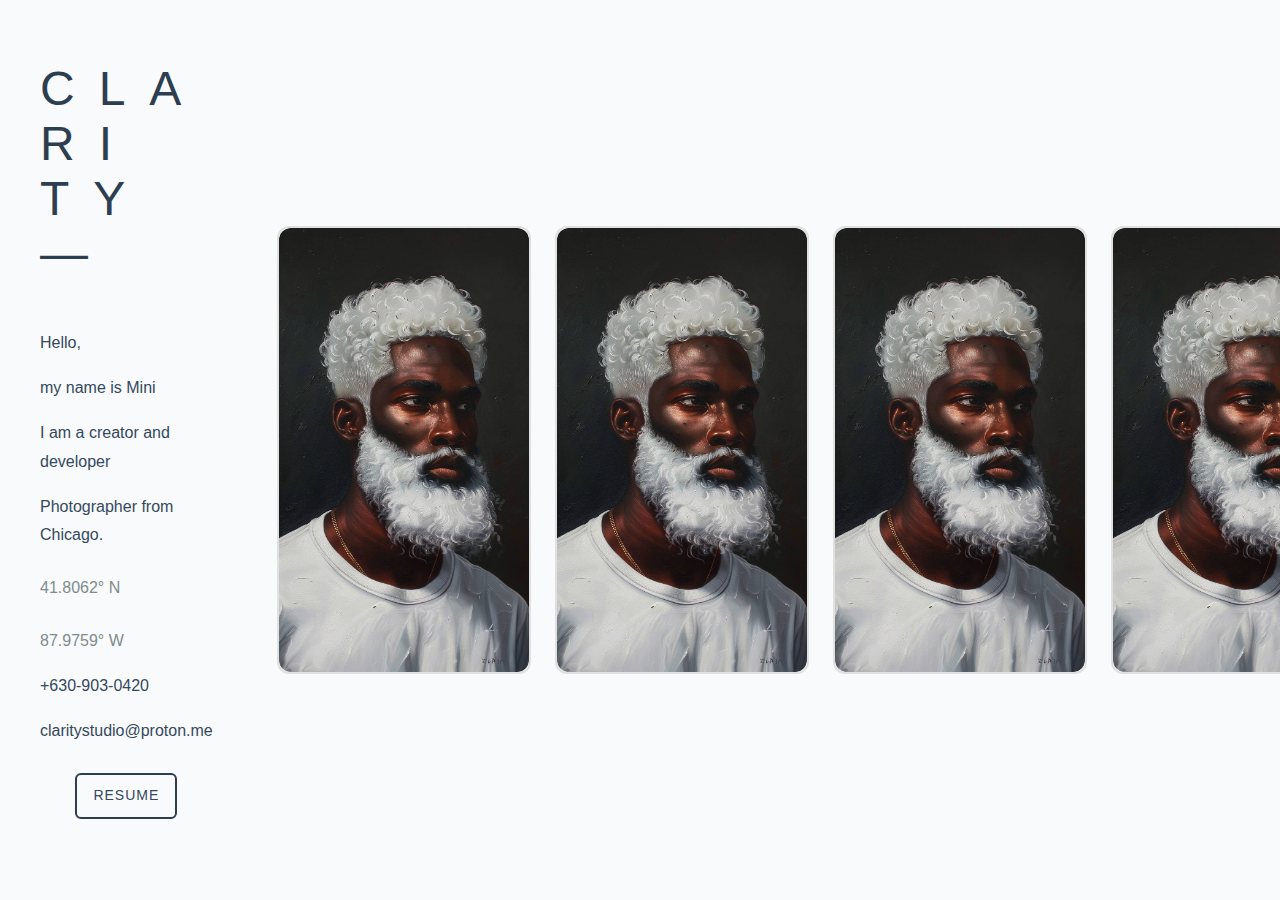
<file: index.html>
<!DOCTYPE html>
<html lang="en">
<head>
    <meta charset="UTF-8">
    <meta name="viewport" content="width=device-width, initial-scale=1.0">
    <title>Photography Site</title>
    <link rel="stylesheet" href="/styles.css">
    <link href="https://fonts.googleapis.com/css2?family=Roboto:wght@300&display=swap" rel="stylesheet">
</head>
<body>
    <div class="container">
        <!-- Main Content -->
        <div class="content">
            <!-- Left Column (Info Section) -->
            <div class="left-column">
                <!-- Logo Section -->
                <div class="logo">
                    <div>CLA</div>
                    <div>RI</div>
                    <div>TY—</div>
                </div>

                <!-- Info Section -->
                <div class="info">
                    <p>Hello,</p>
                    <p>my name is Mini</p>
                    <p>I am a creator and developer</p>
                    <p>Photographer from Chicago.</p>

                    <p class="coordinates">41.8062° N</p>
                    <p class="coordinates">87.9759° W</p>

                    <p>+630-903-0420</p>
                    <p><a href="mailto:claritystudio@proton.me">claritystudio@proton.me</a></p>

                    <!-- Resume Button -->
                    <div class="resume-button">
                        <a href="/pages/html/resume.html" class="resume-link">Resume</a>
                    </div>
                </div>
            </div>

            <!-- Right Column (Image Section) -->
            <div class="right-column">
                <div class="image-row" id="image-row">
                    <!-- Images will be dynamically populated here -->
                </div>
            </div>
        </div>
    </div>

    <script src="/pages/js/index.js"></script>
</body>
</html>
</file>
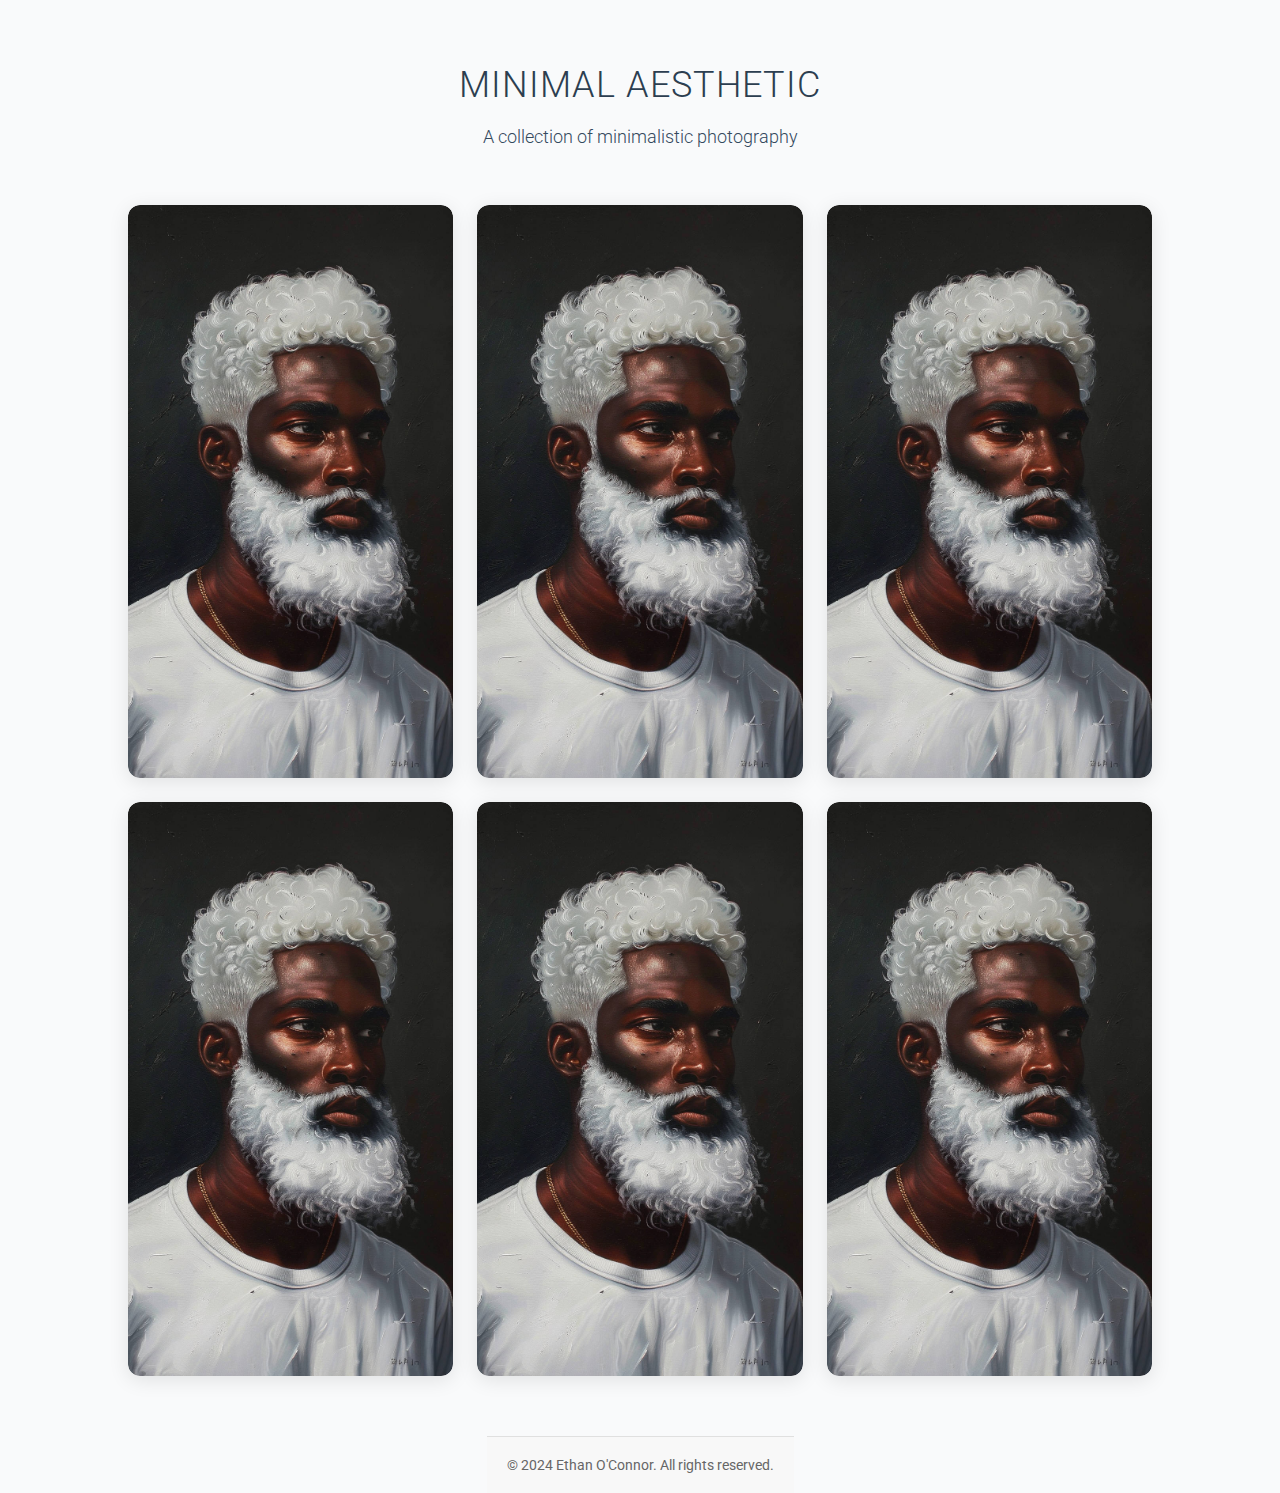
<file: pages/html/aesthetic1.html>
<!DOCTYPE html>
<html lang="en">
<head>
    <meta charset="UTF-8">
    <meta name="viewport" content="width=device-width, initial-scale=1.0">
    <title>Aesthetic Gallery - Minimal</title>
    <link rel="stylesheet" href="/pages/css/aesthetic.css">
</head>
<body>

    <!-- Page Header -->
    <header class="page-header">
        <!-- Name as a clickable link -->
        <a href="/index.html" class="home-link">
            <h1>Minimal Aesthetic</h1>
        </a>
        <p class="page-subtitle">A collection of minimalistic photography</p>
    </header>

    <!-- Gallery Section -->
    <section class="gallery-container">
        <!-- Gallery items will be populated here by the script -->
    </section>

    <!-- Minimal Footer -->
    <footer class="page-footer">
        <p>&copy; 2024 Ethan O'Connor. All rights reserved.</p>
    </footer>

    <!-- Include the JavaScript file -->
    <script src="/pages/js/aesthetic1.js"></script>
</body>
</html>
</file>
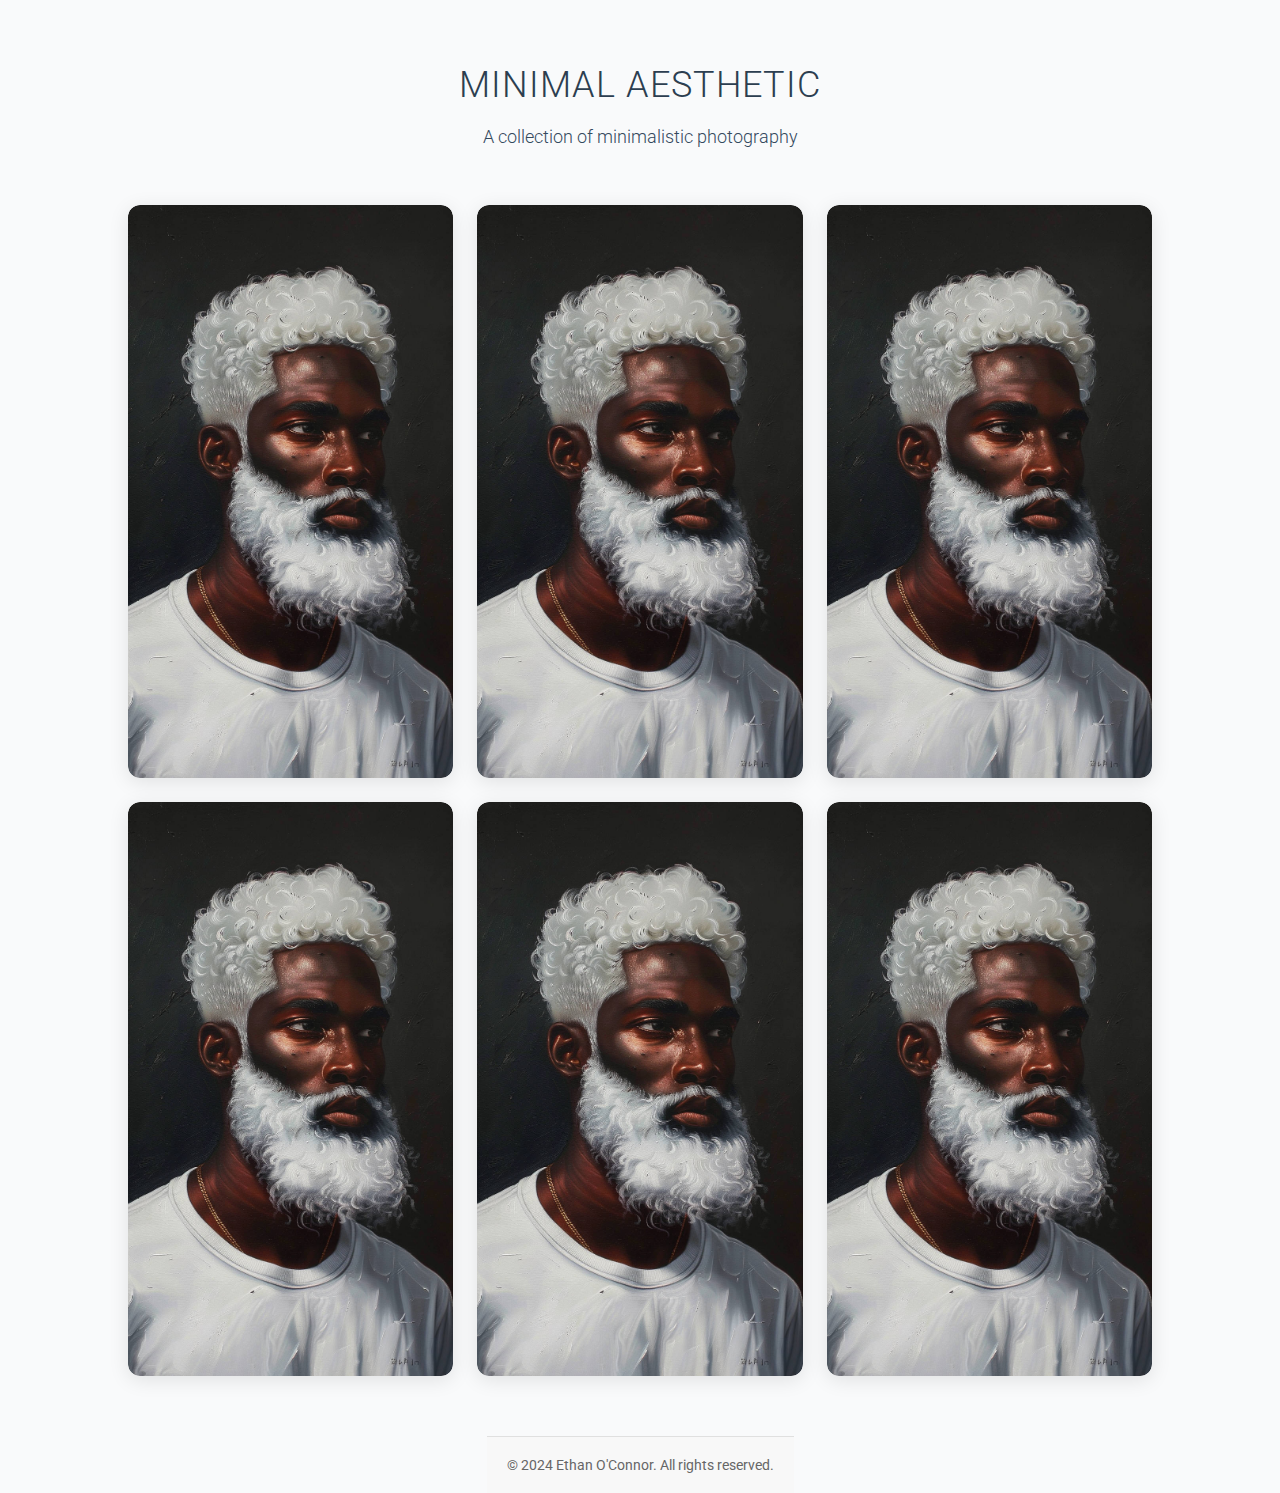
<file: pages/html/aesthetic2.html>
<!DOCTYPE html>
<html lang="en">
<head>
    <meta charset="UTF-8">
    <meta name="viewport" content="width=device-width, initial-scale=1.0">
    <title>Aesthetic Gallery - Minimal</title>
    <link rel="stylesheet" href="/pages/css/aesthetic.css">
</head>
<body>

    <!-- Page Header -->
    <header class="page-header">
        <!-- Name as a clickable link -->
        <a href="/index.html" class="home-link">
            <h1>Minimal Aesthetic</h1>
        </a>
        <p class="page-subtitle">A collection of minimalistic photography</p>
    </header>

    <!-- Gallery Section -->
    <section class="gallery-container">
        <!-- Gallery items will be populated here by the script -->
    </section>

    <!-- Minimal Footer -->
    <footer class="page-footer">
        <p>&copy; 2024 Ethan O'Connor. All rights reserved.</p>
    </footer>

    <!-- Include the JavaScript file -->
    <script src="/pages/js/aesthetic2.js"></script>
</body>
</html>
</file>
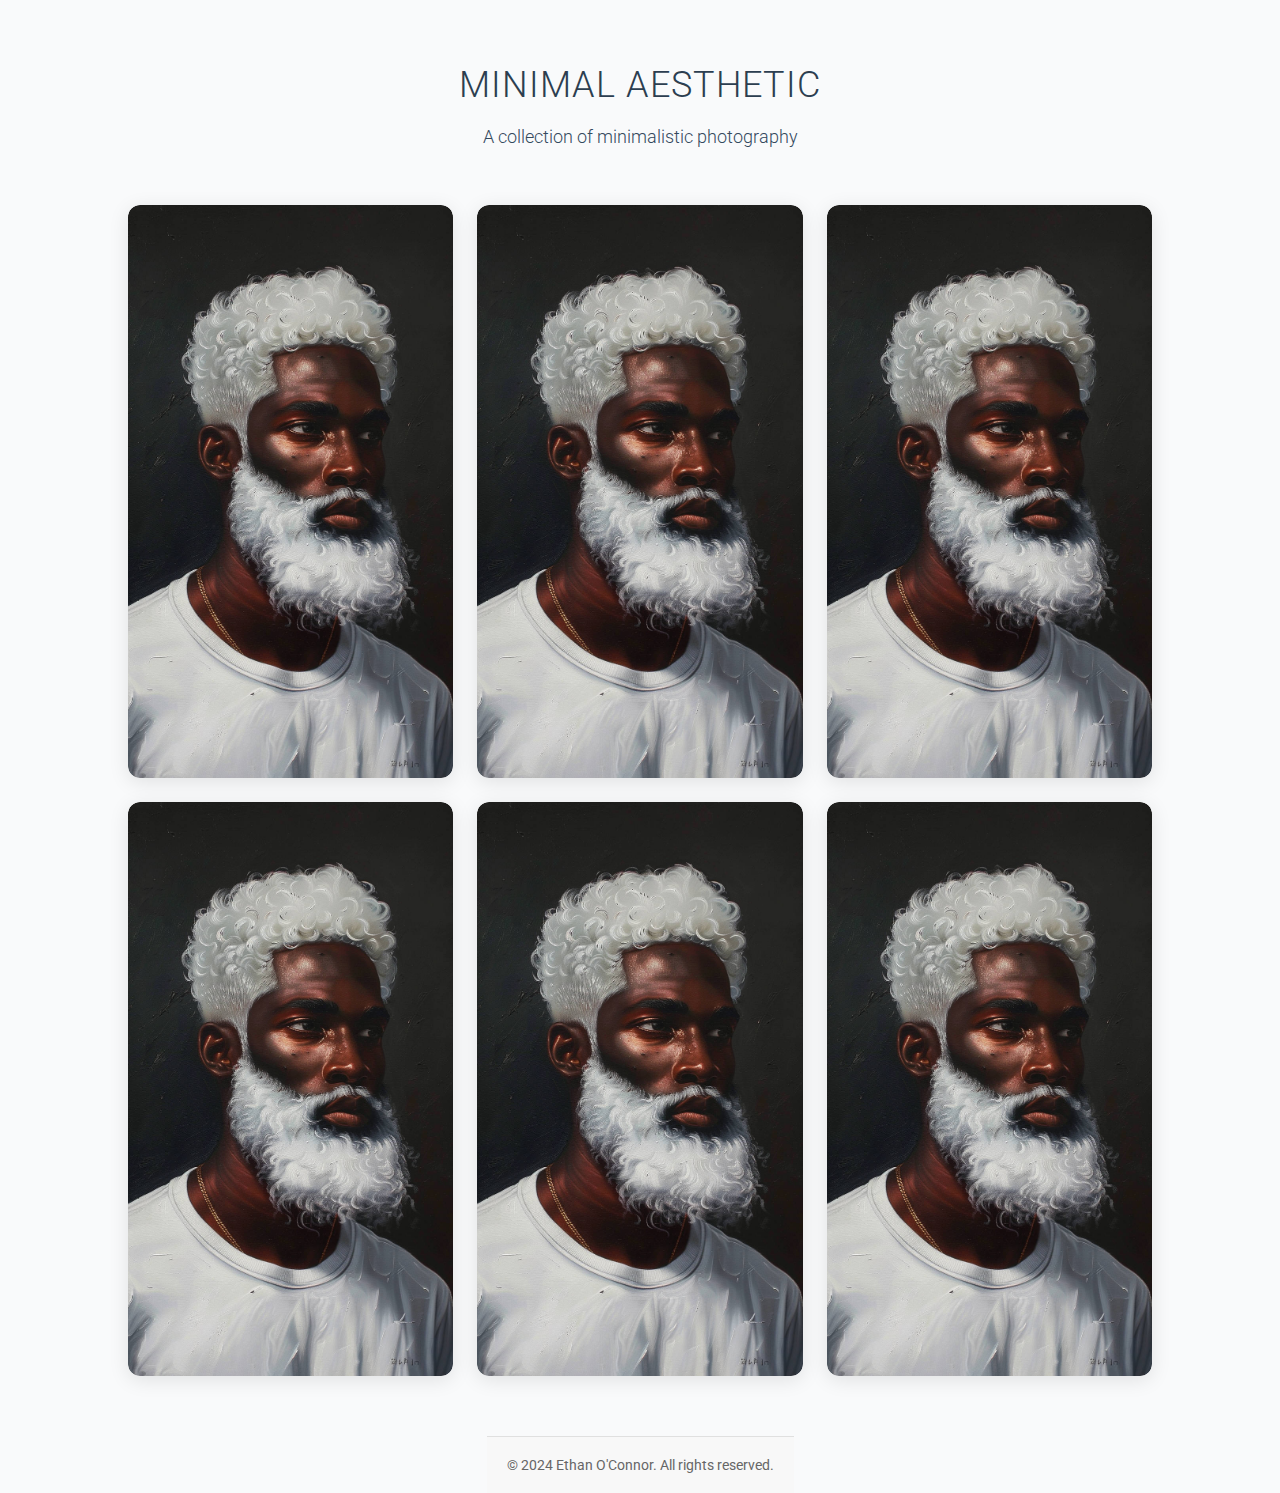
<file: pages/html/aesthetic3.html>
<!DOCTYPE html>
<html lang="en">
<head>
    <meta charset="UTF-8">
    <meta name="viewport" content="width=device-width, initial-scale=1.0">
    <title>Aesthetic Gallery - Minimal</title>
    <link rel="stylesheet" href="/pages/css/aesthetic.css">
</head>
<body>

    <!-- Page Header -->
    <header class="page-header">
        <!-- Name as a clickable link -->
        <a href="/index.html" class="home-link">
            <h1>Minimal Aesthetic</h1>
        </a>
        <p class="page-subtitle">A collection of minimalistic photography</p>
    </header>

    <!-- Gallery Section -->
    <section class="gallery-container">
        <!-- Gallery items will be populated here by the script -->
    </section>

    <!-- Minimal Footer -->
    <footer class="page-footer">
        <p>&copy; 2024 Ethan O'Connor. All rights reserved.</p>
    </footer>

    <!-- Include the JavaScript file -->
    <script src="/pages/js/aesthetic3.js"></script>
</body>
</html>
</file>
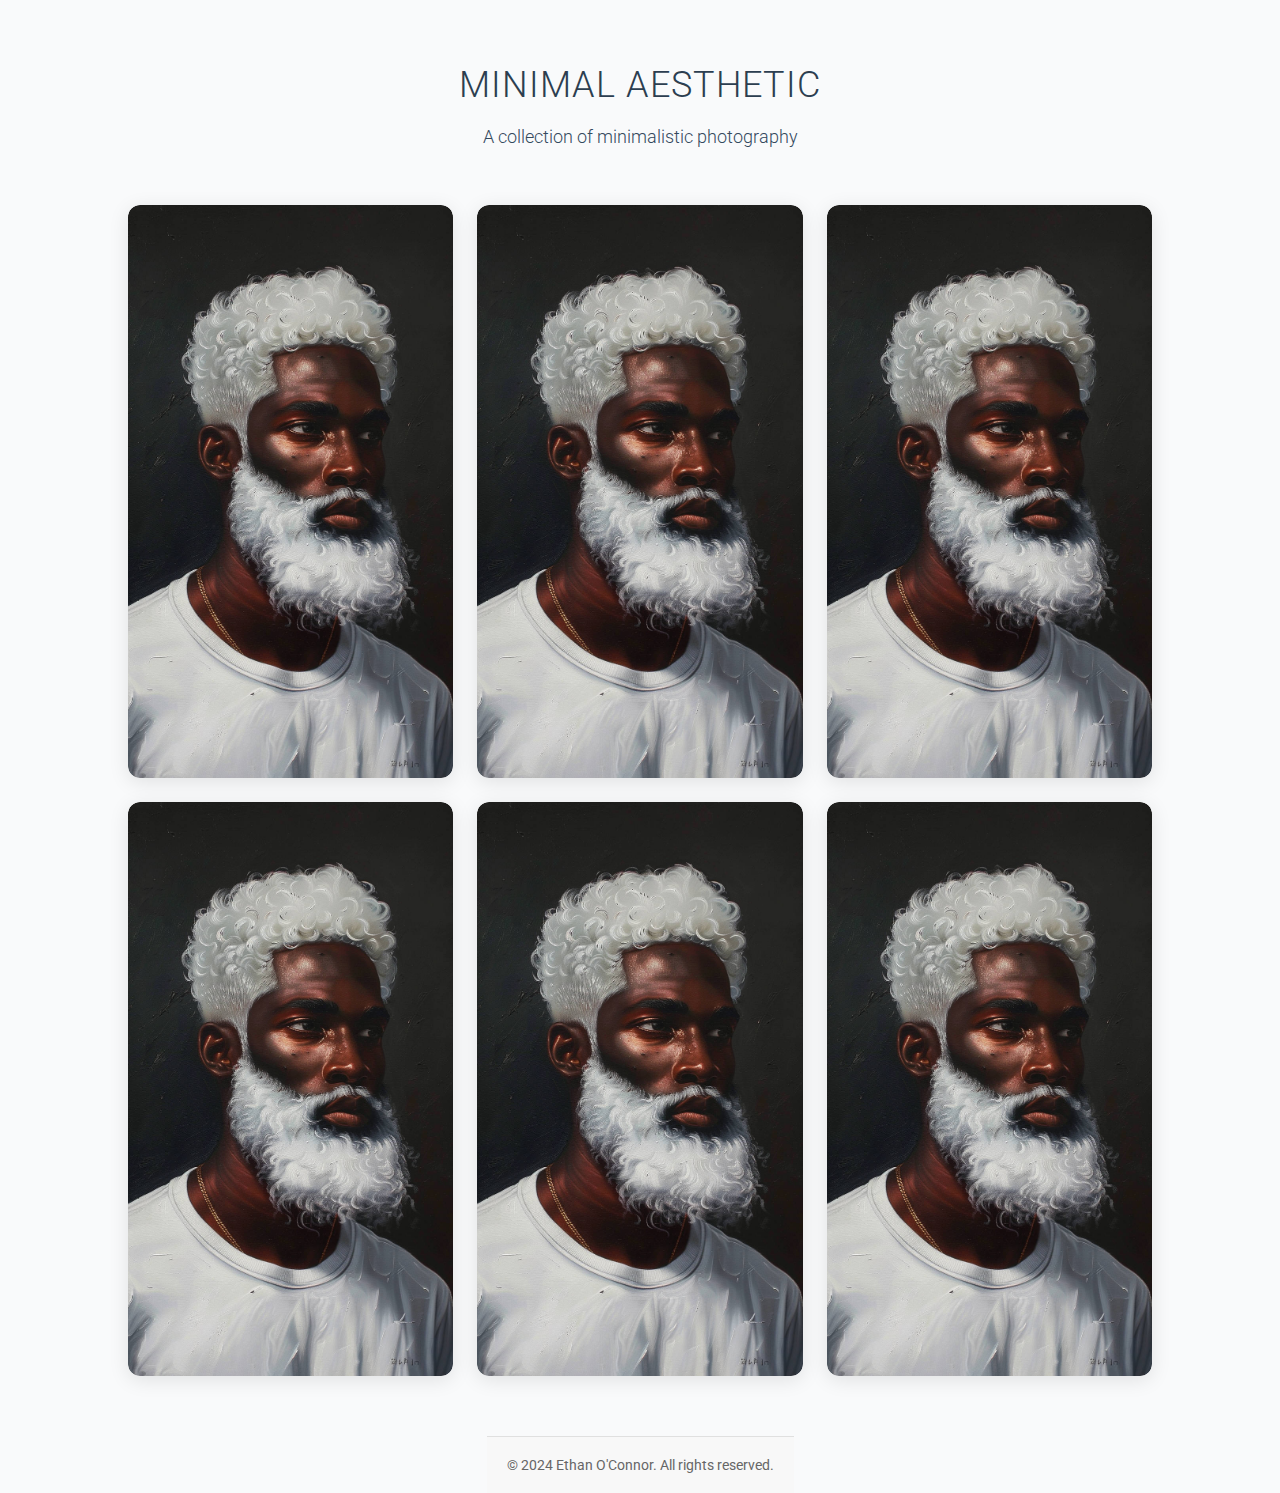
<file: pages/html/aesthetic4.html>
<!DOCTYPE html>
<html lang="en">
<head>
    <meta charset="UTF-8">
    <meta name="viewport" content="width=device-width, initial-scale=1.0">
    <title>Aesthetic Gallery - Minimal</title>
    <link rel="stylesheet" href="/pages/css/aesthetic.css">
</head>
<body>

    <!-- Page Header -->
    <header class="page-header">
        <!-- Name as a clickable link -->
        <a href="/index.html" class="home-link">
            <h1>Minimal Aesthetic</h1>
        </a>
        <p class="page-subtitle">A collection of minimalistic photography</p>
    </header>

    <!-- Gallery Section -->
    <section class="gallery-container">
        <!-- Gallery items will be populated here by the script -->
    </section>

    <!-- Minimal Footer -->
    <footer class="page-footer">
        <p>&copy; 2024 Ethan O'Connor. All rights reserved.</p>
    </footer>

    <!-- Include the JavaScript file -->
    <script src="/pages/js/aesthetic4.js"></script>
</body>
</html>
</file>
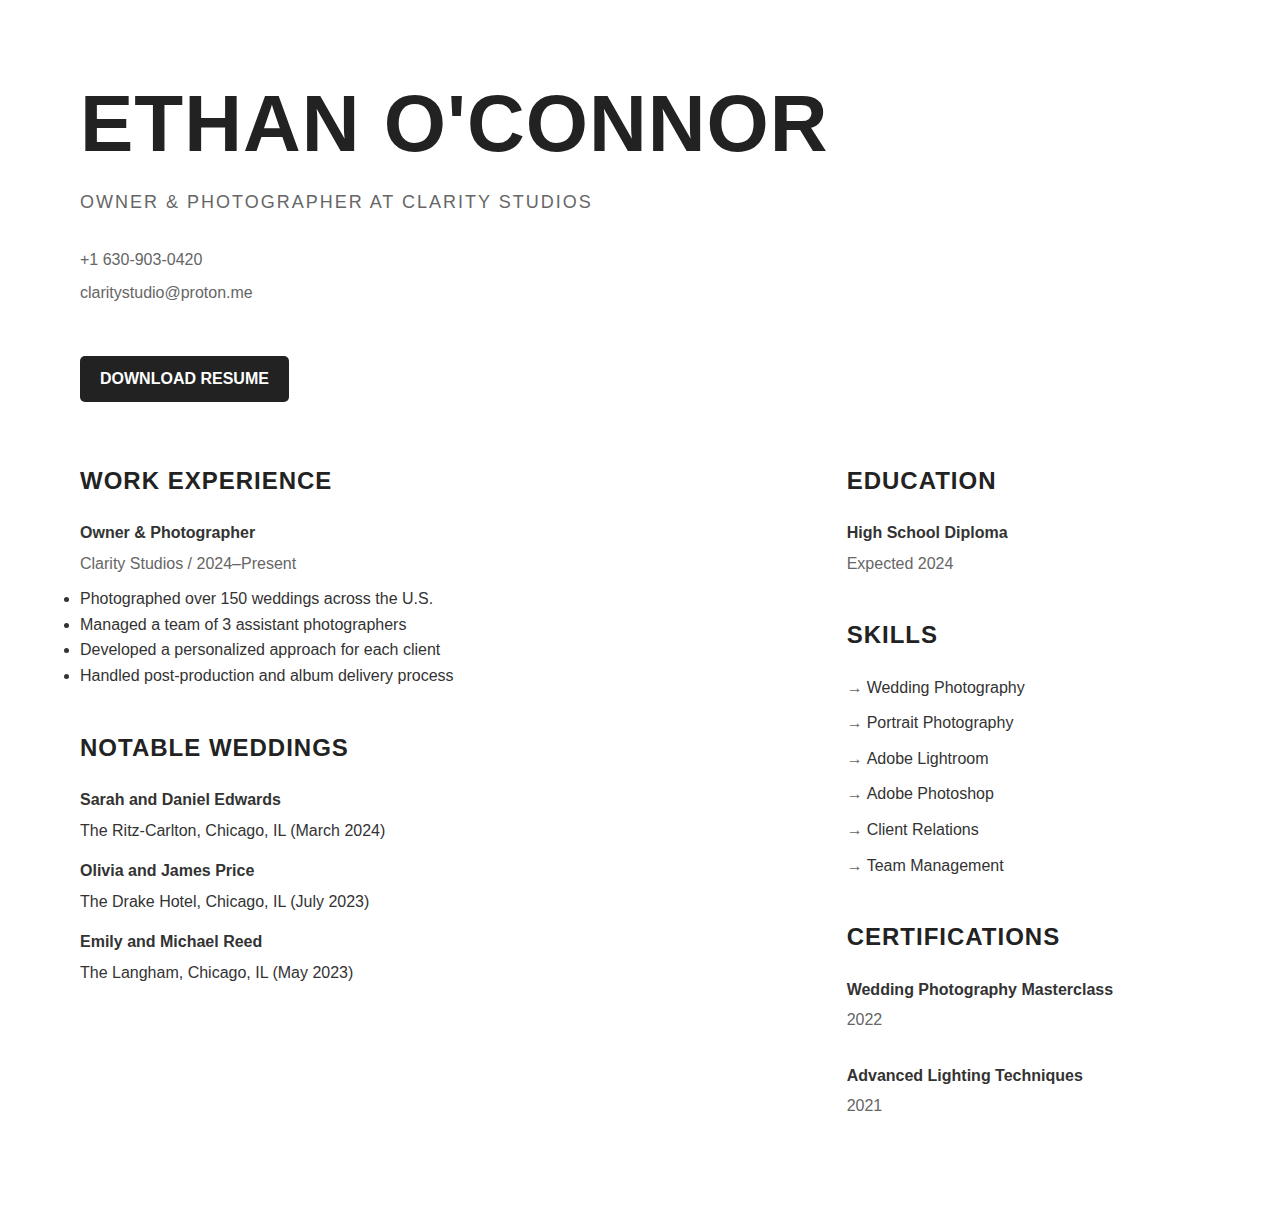
<file: pages/html/resume.html>
<!DOCTYPE html>
<html lang="en">
<head>
    <meta charset="UTF-8">
    <meta name="viewport" content="width=device-width, initial-scale=1.0">
    <title>Ethan O'Connor - Resume</title>
    <style>
        * {
            margin: 0;
            padding: 0;
            box-sizing: border-box;
            font-family: -apple-system, BlinkMacSystemFont, 'Segoe UI', Roboto, Oxygen, Ubuntu, Cantarell, sans-serif;
        }

        body {
            max-width: 1200px;
            margin: 0 auto;
            padding: 60px 40px;
            color: #333;
            line-height: 1.6;
        }

        .header {
            margin-bottom: 60px;
        }

        .name {
            font-size: 40px;  /* Reduced font size */
            font-weight: 700;
            text-transform: uppercase;
            letter-spacing: 1px;
            margin-bottom: 10px;
            color: #222;
            text-decoration: none;
        }

        .name:hover {
            color: #666; /* Light grey color on hover */
        }

        .title {
            font-size: 18px;
            color: #666;
            text-transform: uppercase;
            letter-spacing: 2px;
            margin-bottom: 30px;
        }

        .contact-info {
            margin-bottom: 50px;
        }

        .contact-info a {
            color: #666;
            text-decoration: none;
            display: block;
            margin-bottom: 8px;
        }

        .main-content {
            display: grid;
            grid-template-columns: 2fr 1fr;
            gap: 60px;
        }

        .section {
            margin-bottom: 40px;
        }

        .section-title {
            font-size: 24px;
            text-transform: uppercase;
            color: #222;
            margin-bottom: 20px;
            letter-spacing: 1px;
        }

        .experience-item {
            margin-bottom: 30px;
        }

        .experience-title {
            font-weight: 600;
            margin-bottom: 5px;
        }

        .experience-company {
            color: #666;
            margin-bottom: 10px;
        }

        .skills-list {
            list-style: none;
        }

        .skills-list li {
            margin-bottom: 10px;
            position: relative;
            padding-left: 20px;
        }

        .skills-list li::before {
            content: "→";
            position: absolute;
            left: 0;
            color: #666;
        }

        .notable-list {
            list-style: none;
        }

        .notable-list li {
            margin-bottom: 15px;
        }

        .notable-list strong {
            display: block;
            margin-bottom: 5px;
        }

        /* Minimalistic Download Resume Button */
        .download-btn {
            display: inline-block;
            background-color: #222;
            color: white;
            padding: 10px 20px;
            text-decoration: none;
            font-weight: 600;
            text-transform: uppercase;
            border-radius: 5px;
            transition: background-color 0.3s;
        }

        .download-btn:hover {
            background-color: #666;
        }
    </style>
</head>
<body>
    <header class="header">
        <a href="/" class="name"><h1>Ethan O'Connor</h1></a>
        <div class="title">Owner & Photographer at Clarity Studios</div>
        <div class="contact-info">
            <a href="tel:+16309030420">+1 630-903-0420</a>
            <a href="mailto:claritystudio@proton.me">claritystudio@proton.me</a>
        </div>
        <!-- Minimalistic Download Resume Button -->
        <a href="/pages/pdf/ethan_resume.pdf" class="download-btn" download>Download Resume</a>
    </header>

    <div class="main-content">
        <div class="left-column">
            <section class="section">
                <h2 class="section-title">Work Experience</h2>
                <div class="experience-item">
                    <div class="experience-title">Owner & Photographer</div>
                    <div class="experience-company">Clarity Studios / 2024–Present</div>
                    <ul>
                        <li>Photographed over 150 weddings across the U.S.</li>
                        <li>Managed a team of 3 assistant photographers</li>
                        <li>Developed a personalized approach for each client</li>
                        <li>Handled post-production and album delivery process</li>
                    </ul>
                </div>
            </section>

            <section class="section">
                <h2 class="section-title">Notable Weddings</h2>
                <ul class="notable-list">
                    <li>
                        <strong>Sarah and Daniel Edwards</strong>
                        The Ritz-Carlton, Chicago, IL (March 2024)
                    </li>
                    <li>
                        <strong>Olivia and James Price</strong>
                        The Drake Hotel, Chicago, IL (July 2023)
                    </li>
                    <li>
                        <strong>Emily and Michael Reed</strong>
                        The Langham, Chicago, IL (May 2023)
                    </li>
                </ul>
            </section>
        </div>

        <div class="right-column">
            <section class="section">
                <h2 class="section-title">Education</h2>
                <div class="experience-item">
                    <div class="experience-title">High School Diploma</div>
                    <div class="experience-company">Expected 2024</div>
                </div>
            </section>

            <section class="section">
                <h2 class="section-title">Skills</h2>
                <ul class="skills-list">
                    <li>Wedding Photography</li>
                    <li>Portrait Photography</li>
                    <li>Adobe Lightroom</li>
                    <li>Adobe Photoshop</li>
                    <li>Client Relations</li>
                    <li>Team Management</li>
                </ul>
            </section>

            <section class="section">
                <h2 class="section-title">Certifications</h2>
                <div class="experience-item">
                    <div class="experience-title">Wedding Photography Masterclass</div>
                    <div class="experience-company">2022</div>
                </div>
                <div class="experience-item">
                    <div class="experience-title">Advanced Lighting Techniques</div>
                    <div class="experience-company">2021</div>
                </div>
            </section>
        </div>
    </div>
</body>
</html>
</file>
<file: styles.css>
/* General Body Styling */
body {
    font-family: 'Helvetica Neue', Helvetica, Arial, sans-serif; /* Clean, modern sans-serif font */
    margin: 0;
    padding: 0;
    background-color: #f9fafb;
    display: flex;
    justify-content: center;
    align-items: center;
    min-height: 100vh;
}

/* Container and Layout */
.container {
    max-width: 1200px;
    width: 100%;
    padding: 20px;
    display: flex;
    flex-direction: row;
}

.content {
    display: flex;
    gap: 24px;
    width: 100%;
}

.left-column, .right-column {
    flex: 1;
}

.left-column {
    width: 40%; /* Wider bio info column */
    padding-right: 40px; /* Slight padding for more breathing room */
}

/* Info Section Styling */
.info {
    font-size: 18px; /* Slightly larger text for readability */
    color: #2c3e50; /* Darker text color for better contrast */
    line-height: 1.6; /* Increased line-height for better spacing between lines */
    margin-bottom: 24px; /* Reduced bottom margin for tighter layout */
}

.info p {
    margin-bottom: 12px; /* Slight space between paragraphs */
}

/* Reset email link styling */
.info a {
    text-decoration: none; /* Remove underline */
    color: inherit; /* Inherit the text color from its parent */
}


/* Light grey color change on hover */
.info a:hover {
    color: #bdc3c7; /* Light grey color */
}


.coordinates {
    font-size: 16px; /* Slightly smaller font size for coordinates */
    font-weight: 300; /* Lighter font weight for a subtle look */
    color: #7f8c8d; /* A slightly lighter gray color for coordinates */
}

.resume-button {
    margin-top: 16px; /* Space between the info section and the button */
}

/* Styling for Email and Resume Button */
.info p:last-child {
    margin-bottom: 0; /* Remove bottom margin for the last paragraph (email) */
}

.resume-link {
    display: inline-block;
    background-color: #2c3e50;
    color: #ffffff;
    padding: 8px 16px;
    text-decoration: none;
    font-family: 'Roboto', sans-serif;
    font-weight: 400;
    font-size: 16px;
    text-transform: uppercase;
    border-radius: 6px;
    letter-spacing: 1px;
    transition: background-color 0.3s ease;
    margin-top: 12px;
}

.resume-link:hover {
    background-color: #34495e; /* Darker shade on hover */
}


/* Logo Section */
.logo {
    font-size: 48px; /* Larger logo for prominence */
    letter-spacing: 0.5em;
    font-weight: 300; /* Light weight for elegance */
    margin-bottom: 48px;
    color: #2c3e50;
    text-transform: uppercase; /* Formal look */
}

/* Info Section */
.info {
    font-size: 16px;
    color: #34495e;
    line-height: 1.8;
    margin-bottom: 20px; /* Adjusted margin for better spacing */
}

.coordinates {
    margin-top: 24px;
}

/* Navigation Buttons */
.navigation {
    display: flex;
    gap: 16px;
    justify-content: center;
}

/* Resume Button Styling */
.resume-button {
    margin-top: 16px; /* Reduced space between the info and the button */
    text-align: center; /* Center the button */
}

.resume-link {
    display: inline-block;
    background-color: transparent; /* Transparent background */
    color: #2c3e50; /* Dark text color */
    padding: 8px 16px; /* Smaller padding for a smaller button */
    font-family: 'Helvetica Neue', Helvetica, Arial, sans-serif; /* Clean, modern font */
    font-weight: 300; /* Light font weight */
    font-size: 14px; /* Smaller font size */
    text-transform: uppercase;
    letter-spacing: 1px;
    border: 2px solid #2c3e50; /* Border matching the text color */
    border-radius: 6px; /* Slight rounding for elegance */
    transition: all 0.3s ease; /* Smooth transition for hover effects */
    text-decoration: none; /* Removes the underline */
}

.resume-link:hover {
    background-color: #2c3e50; /* Dark background on hover */
    color: #ffffff; /* White text on hover */
    transform: translateY(-2px); /* Subtle lift effect */
}

/* Right Column (Image Section) */
.right-column {
    display: flex;
    flex-direction: column;
    justify-content: center;
}

.image-row {
    display: flex;
    justify-content: space-between;
    gap: 24px;
    width: 100%;
}

.image-container {
    width: 250px; /* iPhone-like rectangle size */
    height: 444px; /* Maintain 9:16 aspect ratio */
    flex-shrink: 0;
    border-radius: 12px; /* Slightly rounded corners */
    overflow: hidden;
    position: relative;
    transition: transform 0.3s ease-in-out, box-shadow 0.3s ease-in-out, filter 0.3s ease-in-out;
    border: 2px solid #e0e0e0; /* Subtle, soft border */
}

/* Image Darkening on Hover */
.image-container:hover {
    transform: scale(1.05); /* Gentle zoom effect */
    box-shadow: 0 12px 40px rgba(0, 0, 0, 0.2); /* Slightly stronger shadow on hover */
    filter: brightness(0.5); /* Darken the image */
}

/* Image Styling */
.image {
    width: 100%;
    height: 100%;
    object-fit: cover;
    border-radius: 12px;
}

/* Aesthetic Text */
.aesthetic-text {
    text-decoration: none; /* Removes the default underline */
    color: inherit; /* Inherits the color from the parent (image text color) */
    font-size: 18px; /* Adjust the font size as needed */
    font-family: 'Roboto', sans-serif; /* Modern, clean font */
    letter-spacing: 2px; /* Adds subtle spacing for readability */
    text-transform: uppercase; /* Ensures the text is in uppercase */
    transition: color 0.3s ease, transform 0.3s ease; /* Adds smooth transition effects */
    position: absolute;
    top: 50%;
    left: 50%;
    transform: translate(-50%, -50%); /* Center the text on the image */
    font-size: 20px;
    color: #ffffff;
    text-align: center;
    opacity: 0; /* Start with invisible text */
    transition: opacity 0.3s ease-in-out; /* Smooth fade-in */
    font-weight: 300; /* Light weight for subtlety */
    letter-spacing: 1px; /* Slight letter spacing for elegance */
    text-transform: uppercase; /* Make text uppercase */
}

/* Hover Effect */
.aesthetic-text:hover {
    color: #fff; /* Changes color on hover */
    transform: scale(1.1); /* Slightly enlarges the text on hover for an interactive effect */
}

/* Small Centered Underline */
.aesthetic-text::after {
    content: "";
    display: block;
    width: 40%; /* Adjust width of the underline */
    height: 2px; /* Thickness of the underline */
    background-color: #fff; /* Color of the underline */
    margin: 10px auto 0; /* Position it right below the text */
    opacity: 0; /* Start with invisible underline */
    transition: opacity 0.3s ease-in-out; /* Fade-in effect */
}

/* Aesthetic Text on Hover (Including Underline) */
.image-container:hover .aesthetic-text {
    opacity: 1; /* Fade-in text on hover */
}

.image-container:hover .aesthetic-text::after {
    opacity: 1; /* Fade-in the underline */
}

/* Responsive Design */
@media (max-width: 768px) {
    .content {
        flex-direction: column; /* Stack columns vertically on small screens */
    }

    .logo, .info {
        text-align: center; /* Center the text */
    }

    .navigation {
        justify-content: center;
    }

    .image-row {
        flex-direction: column; /* Stack images vertically on small screens */
        align-items: center;
        gap: 16px;
    }

    .image-container {
        width: 100%; /* Make images take full width */
        height: auto; /* Let height adjust with width */
    }
}
</file>
<file: pages/css/aesthetic.css>
/* Import Google Font for Modern Look */
@import url('https://fonts.googleapis.com/css2?family=Roboto:wght@300;400;500&display=swap'); /* Modern, clean font */

/* General Body Styling */
body {
    font-family: 'Roboto', sans-serif; /* Apply modern, clean font */
    margin: 0;
    padding: 0;
    background-color: #f9fafb;
    display: flex;
    flex-direction: column;
    align-items: center;
    min-height: 100vh;
}

/* Reset Link Styles */
.home-link {
    text-decoration: none; /* Remove underline */
    color: inherit; /* Inherit the color from the parent element */
}

.home-link h1 {
    font-family: 'Roboto', sans-serif; /* Use minimalist font */
    font-size: 36px;
    font-weight: 300; /* Light weight for elegance */
    color: #2c3e50; /* Dark color for text */
    letter-spacing: 1px;
    margin-bottom: 20px; /* Optional margin to separate from other elements */
}


/* Page Header */
.page-header {
    text-align: center;
    margin: 40px 0;
}

.page-header h1 {
    font-size: 36px;
    font-weight: 300; /* Lighter weight for a more minimalist look */
    color: #2c3e50;
    text-transform: uppercase;
    letter-spacing: 1px;
}

.page-subtitle {
    font-size: 18px;
    color: #34495e;
    margin-top: 10px;
    font-weight: 300;
}

/* Gallery Container */
.gallery-container {
    display: grid;
    grid-template-columns: repeat(auto-fill, minmax(300px, 1fr)); /* Auto adjust to screen size */
    gap: 24px;
    width: 80%;
    max-width: 1200px;
    margin: 0 auto;
}

/* Gallery Item */
.gallery-item {
    position: relative;
    border-radius: 12px;
    overflow: hidden;
    box-shadow: 0 4px 20px rgba(0, 0, 0, 0.1);
    transition: transform 0.3s ease, box-shadow 0.3s ease;
}

/* Image Styling */
.gallery-item img {
    width: 100%;
    height: 100%;
    object-fit: cover;
    border-radius: 12px;
}

/* Image Information */
.image-info {
    position: absolute;
    bottom: 0;
    left: 0;
    right: 0;
    background: rgba(0, 0, 0, 0.5);
    color: white;
    padding: 10px;
    text-align: center;
    opacity: 0;
    transform: translateY(20px);
    transition: opacity 0.3s ease, transform 0.3s ease;
}

/* Title and Description */
.image-title {
    font-size: 18px;
    font-weight: 500; /* Bold enough for visibility */
    margin-bottom: 8px;
    text-transform: uppercase;
    font-family: 'Roboto', sans-serif; /* Keep it consistent */
}

.image-description {
    font-size: 14px;
    font-weight: 300; /* Light weight for a clean look */
    font-family: 'Roboto', sans-serif;
}

/* Hover Effect */
.gallery-item:hover {
    transform: scale(1.05);
    box-shadow: 0 12px 40px rgba(0, 0, 0, 0.2);
}

.gallery-item:hover .image-info {
    opacity: 1;
    transform: translateY(0);
}

/* Footer Styles */
.page-footer {
    margin-top: 60px; /* Space above the footer */
    padding: 20px;
    text-align: center;
    font-size: 14px;
    color: #666;
    background-color: #f8f8f8;
    border-top: 1px solid #e0e0e0;
}

.page-footer p {
    margin: 0;
}
</file>
